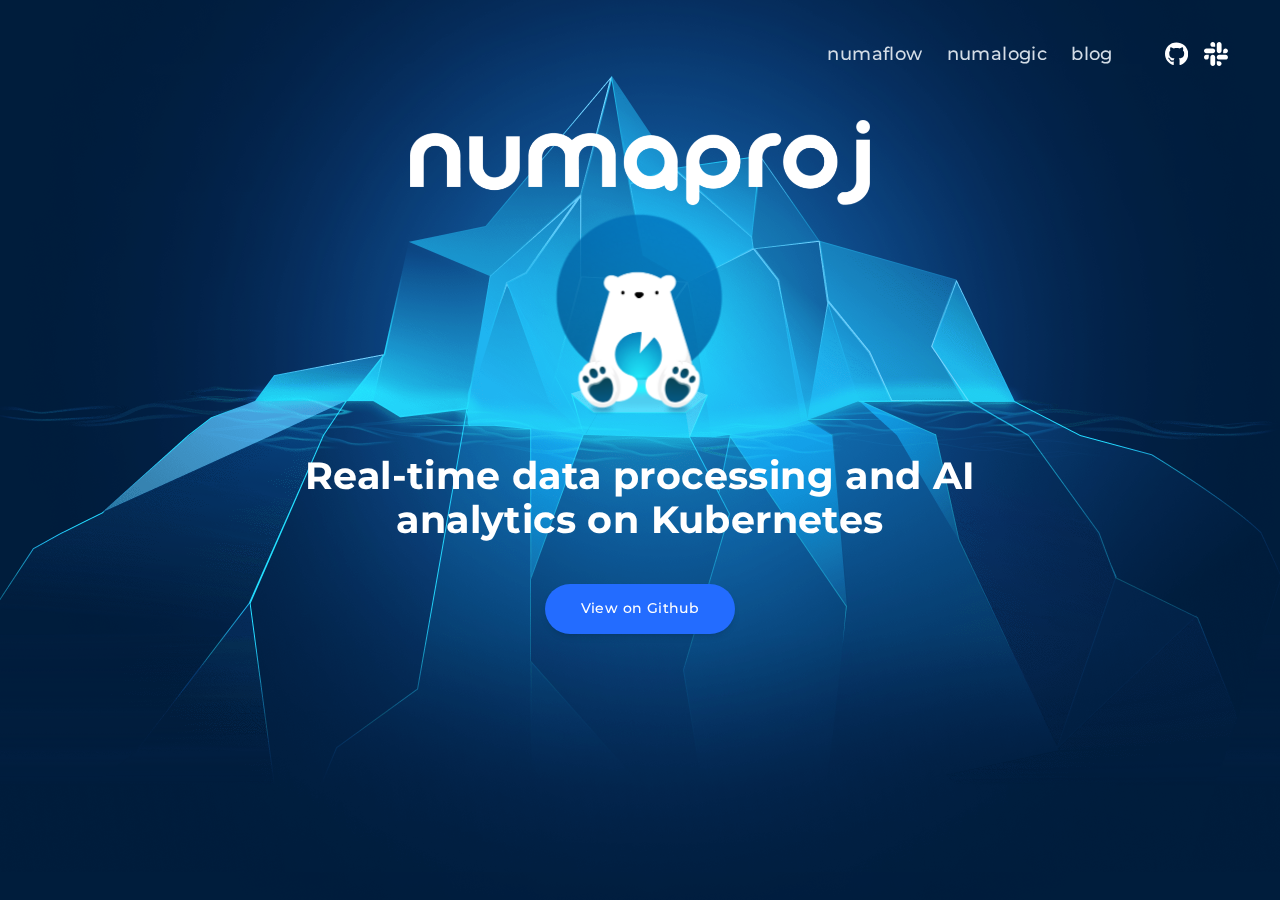
<file: index.html>
<!DOCTYPE html><html><head><meta charSet="utf-8"/><meta http-equiv="x-ua-compatible" content="ie=edge"/><meta name="viewport" content="width=device-width, initial-scale=1, shrink-to-fit=no"/><meta name="generator" content="Gatsby 4.24.1"/><style data-href="/styles.b0ba0e2a0027a7fcaace.css" data-identity="gatsby-global-css">@import url(https://fonts.googleapis.com/css2?family=Montserrat:ital,wght@0,100;0,200;0,300;0,400;0,500;0,600;0,700;0,800;0,900;1,100;1,300;1,400;1,700&display=swap);
/*
! tailwindcss v3.1.8 | MIT License | https://tailwindcss.com
*/*,:after,:before{border:0 solid;box-sizing:border-box}:after,:before{--tw-content:""}html{-webkit-text-size-adjust:100%;font-family:Graphik,sans-serif;line-height:1.5;-moz-tab-size:4;-o-tab-size:4;tab-size:4}body{line-height:inherit;margin:0}hr{border-top-width:1px;color:inherit;height:0}abbr:where([title]){-webkit-text-decoration:underline dotted;text-decoration:underline dotted}h1,h2,h3,h4,h5,h6{font-size:inherit;font-weight:inherit}a{color:inherit;text-decoration:inherit}b,strong{font-weight:bolder}code,kbd,pre,samp{font-family:ui-monospace,SFMono-Regular,Menlo,Monaco,Consolas,Liberation Mono,Courier New,monospace;font-size:1em}small{font-size:80%}sub,sup{font-size:75%;line-height:0;position:relative;vertical-align:baseline}sub{bottom:-.25em}sup{top:-.5em}table{border-collapse:collapse;border-color:inherit;text-indent:0}button,input,optgroup,select,textarea{color:inherit;font-family:inherit;font-size:100%;font-weight:inherit;line-height:inherit;margin:0;padding:0}button,select{text-transform:none}[type=button],[type=reset],[type=submit],button{-webkit-appearance:button;background-color:transparent;background-image:none}:-moz-focusring{outline:auto}:-moz-ui-invalid{box-shadow:none}progress{vertical-align:baseline}::-webkit-inner-spin-button,::-webkit-outer-spin-button{height:auto}[type=search]{-webkit-appearance:textfield;outline-offset:-2px}::-webkit-search-decoration{-webkit-appearance:none}::-webkit-file-upload-button{-webkit-appearance:button;font:inherit}summary{display:list-item}blockquote,dd,dl,figure,h1,h2,h3,h4,h5,h6,hr,p,pre{margin:0}fieldset{margin:0}fieldset,legend{padding:0}menu,ol,ul{list-style:none;margin:0;padding:0}textarea{resize:vertical}input::-moz-placeholder,textarea::-moz-placeholder{color:#9ca3af;opacity:1}input::placeholder,textarea::placeholder{color:#9ca3af;opacity:1}[role=button],button{cursor:pointer}:disabled{cursor:default}audio,canvas,embed,iframe,img,object,svg,video{display:block;vertical-align:middle}img,video{height:auto;max-width:100%}*,:after,:before{--tw-border-spacing-x:0;--tw-border-spacing-y:0;--tw-translate-x:0;--tw-translate-y:0;--tw-rotate:0;--tw-skew-x:0;--tw-skew-y:0;--tw-scale-x:1;--tw-scale-y:1;--tw-pan-x: ;--tw-pan-y: ;--tw-pinch-zoom: ;--tw-scroll-snap-strictness:proximity;--tw-ordinal: ;--tw-slashed-zero: ;--tw-numeric-figure: ;--tw-numeric-spacing: ;--tw-numeric-fraction: ;--tw-ring-inset: ;--tw-ring-offset-width:0px;--tw-ring-offset-color:#fff;--tw-ring-color:rgba(59,130,246,.5);--tw-ring-offset-shadow:0 0 #0000;--tw-ring-shadow:0 0 #0000;--tw-shadow:0 0 #0000;--tw-shadow-colored:0 0 #0000;--tw-blur: ;--tw-brightness: ;--tw-contrast: ;--tw-grayscale: ;--tw-hue-rotate: ;--tw-invert: ;--tw-saturate: ;--tw-sepia: ;--tw-drop-shadow: ;--tw-backdrop-blur: ;--tw-backdrop-brightness: ;--tw-backdrop-contrast: ;--tw-backdrop-grayscale: ;--tw-backdrop-hue-rotate: ;--tw-backdrop-invert: ;--tw-backdrop-opacity: ;--tw-backdrop-saturate: ;--tw-backdrop-sepia: }::backdrop{--tw-border-spacing-x:0;--tw-border-spacing-y:0;--tw-translate-x:0;--tw-translate-y:0;--tw-rotate:0;--tw-skew-x:0;--tw-skew-y:0;--tw-scale-x:1;--tw-scale-y:1;--tw-pan-x: ;--tw-pan-y: ;--tw-pinch-zoom: ;--tw-scroll-snap-strictness:proximity;--tw-ordinal: ;--tw-slashed-zero: ;--tw-numeric-figure: ;--tw-numeric-spacing: ;--tw-numeric-fraction: ;--tw-ring-inset: ;--tw-ring-offset-width:0px;--tw-ring-offset-color:#fff;--tw-ring-color:rgba(59,130,246,.5);--tw-ring-offset-shadow:0 0 #0000;--tw-ring-shadow:0 0 #0000;--tw-shadow:0 0 #0000;--tw-shadow-colored:0 0 #0000;--tw-blur: ;--tw-brightness: ;--tw-contrast: ;--tw-grayscale: ;--tw-hue-rotate: ;--tw-invert: ;--tw-saturate: ;--tw-sepia: ;--tw-drop-shadow: ;--tw-backdrop-blur: ;--tw-backdrop-brightness: ;--tw-backdrop-contrast: ;--tw-backdrop-grayscale: ;--tw-backdrop-hue-rotate: ;--tw-backdrop-invert: ;--tw-backdrop-opacity: ;--tw-backdrop-saturate: ;--tw-backdrop-sepia: }.sr-only{clip:rect(0,0,0,0);border-width:0;height:1px;margin:-1px;overflow:hidden;padding:0;position:absolute;white-space:nowrap;width:1px}.pointer-events-auto{pointer-events:auto}.absolute{position:absolute}.relative{position:relative}.sticky{position:sticky}.left-\[3px\]{left:3px}.top-\[10\%\]{top:10%}.top-\[0\%\]{top:0}.top-\[7\%\]{top:7%}.top-\[16\%\]{top:16%}.top-\[26\%\]{top:26%}.top-\[-27\%\]{top:-27%}.top-\[-2em\]{top:-2em}.top-\[-35\%\]{top:-35%}.left-\[-2\.5em\]{left:-2.5em}.top-\[-50\%\]{top:-50%}.left-\[0em\]{left:0}.-top-1{top:-.25rem}.left-0{left:0}.\!right-\[-1\.3em\]{right:-1.3em!important}.top-\[-1\.3em\]{top:-1.3em}.-right-full{right:-100%}.z-\[9999\]{z-index:9999}.z-\[2000\]{z-index:2000}.z-50{z-index:50}.z-\[999\]{z-index:999}.mx-auto{margin-left:auto;margin-right:auto}.mt-\[-20em\]{margin-top:-20em}.mt-\[7\.5em\]{margin-top:7.5em}.mt-\[12\.5em\]{margin-top:12.5em}.mt-\[29em\]{margin-top:29em}.mt-\[-10px\]{margin-top:-10px}.mt-\[36\.5em\]{margin-top:36.5em}.mb-\[10em\]{margin-bottom:10em}.mr-\[58em\]{margin-right:58em}.mr-\[35em\]{margin-right:35em}.mb-\[5em\]{margin-bottom:5em}.mt-\[-6em\]{margin-top:-6em}.ml-\[59em\]{margin-left:59em}.mb-\[80\%\]{margin-bottom:80%}.ml-\[0em\]{margin-left:0}.mb-\[26em\]{margin-bottom:26em}.mb-\[20em\]{margin-bottom:20em}.mt-0{margin-top:0}.mt-\[19em\]{margin-top:19em}.mt-\[4em\]{margin-top:4em}.mt-\[-140px\]{margin-top:-140px}.ml-auto{margin-left:auto}.block{display:block}.inline-block{display:inline-block}.flex{display:flex}.h-screen{height:100vh}.h-8{height:2rem}.w-\[441px\]{width:441px}.w-full{width:100%}.w-4\/6{width:66.666667%}.w-auto{width:auto}.min-w-\[1260px\]{min-width:1260px}.min-w-\[960px\]{min-width:960px}.max-w-\[70\%\]{max-width:70%}.max-w-\[224px\]{max-width:224px}.max-w-\[800px\]{max-width:800px}.max-w-\[85\%\]{max-width:85%}.max-w-\[822px\]{max-width:822px}.max-w-\[600px\]{max-width:600px}.scale-90{--tw-scale-x:.9;--tw-scale-y:.9}.scale-75,.scale-90{transform:translate(var(--tw-translate-x),var(--tw-translate-y)) rotate(var(--tw-rotate)) skewX(var(--tw-skew-x)) skewY(var(--tw-skew-y)) scaleX(var(--tw-scale-x)) scaleY(var(--tw-scale-y))}.scale-75{--tw-scale-x:.75;--tw-scale-y:.75}.transform{transform:translate(var(--tw-translate-x),var(--tw-translate-y)) rotate(var(--tw-rotate)) skewX(var(--tw-skew-x)) skewY(var(--tw-skew-y)) scaleX(var(--tw-scale-x)) scaleY(var(--tw-scale-y))}.appearance-none{-webkit-appearance:none;-moz-appearance:none;appearance:none}.items-center{align-items:center}.justify-center{justify-content:center}.space-x-2>:not([hidden])~:not([hidden]){--tw-space-x-reverse:0;margin-left:calc(.5rem*(1 - var(--tw-space-x-reverse)));margin-right:calc(.5rem*var(--tw-space-x-reverse))}.space-x-8>:not([hidden])~:not([hidden]){--tw-space-x-reverse:0;margin-left:calc(2rem*(1 - var(--tw-space-x-reverse)));margin-right:calc(2rem*var(--tw-space-x-reverse))}.overflow-y-scroll{overflow-y:scroll}.whitespace-pre-wrap{white-space:pre-wrap}.rounded-full{border-radius:9999px}.border-b{border-bottom-width:1px}.border-gray-light{--tw-border-opacity:1;border-color:rgb(211 220 230/var(--tw-border-opacity))}.border-opacity-30{--tw-border-opacity:0.3}.bg-blue{--tw-bg-opacity:1;background-color:rgb(35 108 255/var(--tw-bg-opacity))}.bg-gray-dark{--tw-bg-opacity:1;background-color:rgb(22 31 42/var(--tw-bg-opacity))}.p-5{padding:1.25rem}.p-4{padding:1rem}.px-9{padding-left:2.25rem;padding-right:2.25rem}.py-4{padding-bottom:1rem;padding-top:1rem}.py-12{padding-bottom:3rem;padding-top:3rem}.py-3{padding-bottom:.75rem;padding-top:.75rem}.px-2{padding-left:.5rem;padding-right:.5rem}.px-5{padding-left:1.25rem;padding-right:1.25rem}.py-8{padding-bottom:2rem;padding-top:2rem}.pt-\[6em\]{padding-top:6em}.pt-\[10em\]{padding-top:10em}.pr-\[17em\]{padding-right:17em}.pl-\[1em\]{padding-left:1em}.pl-\[13em\]{padding-left:13em}.pt-\[0em\]{padding-top:0}.pl-\[29em\]{padding-left:29em}.pl-\[38em\]{padding-left:38em}.pt-14{padding-top:3.5rem}.text-center{text-align:center}.text-\[26px\]{font-size:26px}.text-\[30px\]{font-size:30px}.text-\[20px\]{font-size:20px}.text-sm{font-size:.875rem;line-height:1.25rem}.text-\[12px\]{font-size:12px}.text-lg{font-size:1.125rem;line-height:1.75rem}.font-bold{font-weight:700}.font-semibold{font-weight:600}.font-normal{font-weight:400}.font-medium{font-weight:500}.leading-tight{line-height:1.25}.text-gray-light{--tw-text-opacity:1;color:rgb(211 220 230/var(--tw-text-opacity))}.opacity-100{opacity:1}.opacity-90{opacity:.9}.opacity-80{opacity:.8}.bg-blend-darken{background-blend-mode:darken}.shadow-md{--tw-shadow:0 4px 6px -1px rgba(0,0,0,.1),0 2px 4px -2px rgba(0,0,0,.1);--tw-shadow-colored:0 4px 6px -1px var(--tw-shadow-color),0 2px 4px -2px var(--tw-shadow-color)}.shadow-2xl,.shadow-md{box-shadow:var(--tw-ring-offset-shadow,0 0 #0000),var(--tw-ring-shadow,0 0 #0000),var(--tw-shadow)}.shadow-2xl{--tw-shadow:0 25px 50px -12px rgba(0,0,0,.25);--tw-shadow-colored:0 25px 50px -12px var(--tw-shadow-color)}.transition{transition-property:color,background-color,border-color,text-decoration-color,fill,stroke,opacity,box-shadow,transform,filter,-webkit-backdrop-filter;transition-property:color,background-color,border-color,text-decoration-color,fill,stroke,opacity,box-shadow,transform,filter,backdrop-filter;transition-property:color,background-color,border-color,text-decoration-color,fill,stroke,opacity,box-shadow,transform,filter,backdrop-filter,-webkit-backdrop-filter;transition-timing-function:cubic-bezier(.4,0,.2,1)}.duration-150,.transition{transition-duration:.15s}.duration-300{transition-duration:.3s}.ease-in-out{transition-timing-function:cubic-bezier(.4,0,.2,1)}.hover\:bg-blue\/50:hover{background-color:rgba(35,108,255,.5)}.focus\:shadow-lg:focus,.hover\:shadow-lg:hover{--tw-shadow:0 10px 15px -3px rgba(0,0,0,.1),0 4px 6px -4px rgba(0,0,0,.1);--tw-shadow-colored:0 10px 15px -3px var(--tw-shadow-color),0 4px 6px -4px var(--tw-shadow-color);box-shadow:var(--tw-ring-offset-shadow,0 0 #0000),var(--tw-ring-shadow,0 0 #0000),var(--tw-shadow)}.focus\:outline-none:focus{outline:2px solid transparent;outline-offset:2px}.focus\:ring-0:focus{--tw-ring-offset-shadow:var(--tw-ring-inset) 0 0 0 var(--tw-ring-offset-width) var(--tw-ring-offset-color);--tw-ring-shadow:var(--tw-ring-inset) 0 0 0 calc(var(--tw-ring-offset-width)) var(--tw-ring-color);box-shadow:var(--tw-ring-offset-shadow),var(--tw-ring-shadow),var(--tw-shadow,0 0 #0000)}.active\:shadow-lg:active{--tw-shadow:0 10px 15px -3px rgba(0,0,0,.1),0 4px 6px -4px rgba(0,0,0,.1);--tw-shadow-colored:0 10px 15px -3px var(--tw-shadow-color),0 4px 6px -4px var(--tw-shadow-color);box-shadow:var(--tw-ring-offset-shadow,0 0 #0000),var(--tw-ring-shadow,0 0 #0000),var(--tw-shadow)}@media (min-width:768px){.md\:left-\[0em\]{left:0}.md\:top-\[12\%\]{top:12%}.md\:top-\[20\%\]{top:20%}.md\:top-\[-24\%\]{top:-24%}.md\:top-\[0\%\]{top:0}.md\:mb-\[28\%\]{margin-bottom:28%}.md\:mb-\[35em\]{margin-bottom:35em}.md\:mt-\[1em\]{margin-top:1em}.md\:w-\[691px\]{width:691px}.md\:w-\[707px\]{width:707px}.md\:max-w-\[460px\]{max-width:460px}.md\:max-w-\[100\%\]{max-width:100%}.md\:scale-100{--tw-scale-x:1;--tw-scale-y:1;transform:translate(var(--tw-translate-x),var(--tw-translate-y)) rotate(var(--tw-rotate)) skewX(var(--tw-skew-x)) skewY(var(--tw-skew-y)) scaleX(var(--tw-scale-x)) scaleY(var(--tw-scale-y))}.md\:text-\[32px\]{font-size:32px}}@media (min-width:976px){.lg\:relative{position:relative}.lg\:top-0{top:0}.lg\:right-auto{right:auto}.lg\:top-auto{top:auto}.lg\:mt-\[36\.5em\]{margin-top:36.5em}.lg\:ml-auto{margin-left:auto}.lg\:flex{display:flex}.lg\:hidden{display:none}.lg\:h-auto{height:auto}.lg\:h-6{height:1.5rem}.lg\:w-auto{width:auto}.lg\:items-center{align-items:center}.lg\:space-x-8>:not([hidden])~:not([hidden]){--tw-space-x-reverse:0;margin-left:calc(2rem*(1 - var(--tw-space-x-reverse)));margin-right:calc(2rem*var(--tw-space-x-reverse))}.lg\:space-x-6>:not([hidden])~:not([hidden]){--tw-space-x-reverse:0;margin-left:calc(1.5rem*(1 - var(--tw-space-x-reverse)));margin-right:calc(1.5rem*var(--tw-space-x-reverse))}.lg\:space-y-0>:not([hidden])~:not([hidden]){--tw-space-y-reverse:0;margin-bottom:calc(0px*var(--tw-space-y-reverse));margin-top:calc(0px*(1 - var(--tw-space-y-reverse)))}.lg\:space-x-4>:not([hidden])~:not([hidden]){--tw-space-x-reverse:0;margin-left:calc(1rem*(1 - var(--tw-space-x-reverse)));margin-right:calc(1rem*var(--tw-space-x-reverse))}.lg\:overflow-y-visible{overflow-y:visible}.lg\:border-none{border-style:none}.lg\:bg-opacity-0{--tw-bg-opacity:0}.lg\:bg-none{background-image:none}.lg\:px-8{padding-left:2rem;padding-right:2rem}.lg\:py-5{padding-bottom:1.25rem;padding-top:1.25rem}.lg\:py-0{padding-bottom:0}.lg\:pt-0,.lg\:py-0{padding-top:0}.lg\:text-\[38px\]{font-size:38px}.lg\:text-lg{font-size:1.125rem;line-height:1.75rem}.lg\:text-gray-light{--tw-text-opacity:1;color:rgb(211 220 230/var(--tw-text-opacity))}.lg\:shadow-none{--tw-shadow:0 0 #0000;--tw-shadow-colored:0 0 #0000;box-shadow:var(--tw-ring-offset-shadow,0 0 #0000),var(--tw-ring-shadow,0 0 #0000),var(--tw-shadow)}}body{background-color:#001d3c;color:#fff;font-family:Montserrat,Arial,Helvetica,sans-serif;letter-spacing:.4px}.burger-dark.burger .burger-lines,.burger-dark.burger .burger-lines:after,.burger-dark.burger .burger-lines:before,.burger.open.burger .burger-lines,.burger.open.burger .burger-lines:after,.burger.open.burger .burger-lines:before{background-color:#ececec}.burger{-webkit-tap-highlight-color:transparent;cursor:pointer;font-size:12px;height:3em;position:relative;transition:all .2s;width:3em}.burger:after{content:"";display:block;height:150%;left:-25%;position:absolute;top:-25%;width:150%}.burger .burger-lines{margin-top:-.125em;top:50%}.burger .burger-lines,.burger .burger-lines:after,.burger .burger-lines:before{background-color:#fff;border-radius:.25em;content:"";display:block;height:.25em;pointer-events:none;position:absolute;transform:rotate(0);width:100%}.burger .burger-lines:after{left:0;top:-1em}.burger .burger-lines:before{left:1em;top:1em}.burger.burger-squeeze .burger-lines,.burger.burger-squeeze .burger-lines:after,.burger.burger-squeeze .burger-lines:before{transition:top .2s .2s,left .1s,transform .2s,background-color .4s .2s}.burger.burger-squeeze .burger-lines:after,.burger.burger-squeeze .burger-lines:before{width:2em}.burger.burger-squeeze.open .burger-lines,.burger.burger-squeeze.open .burger-lines:after,.burger.burger-squeeze.open .burger-lines:before{transition:background-color .2s,top .2s,left .2s,transform .2s .15s}.burger.burger-squeeze.open .burger-lines{background-color:transparent}.burger.burger-squeeze.open .burger-lines:after,.burger.burger-squeeze.open .burger-lines:before{left:.5em;top:0}.burger.burger-squeeze.open .burger-lines:before{transform:rotate(-45deg)}.burger.burger-squeeze.open .burger-lines:after{transform:rotate(45deg)}</style><title data-gatsby-head="true">Numaproj - Real-time data processing and AI analytics on Kubernetes</title><style>.gatsby-image-wrapper{position:relative;overflow:hidden}.gatsby-image-wrapper picture.object-fit-polyfill{position:static!important}.gatsby-image-wrapper img{bottom:0;height:100%;left:0;margin:0;max-width:none;padding:0;position:absolute;right:0;top:0;width:100%;object-fit:cover}.gatsby-image-wrapper [data-main-image]{opacity:0;transform:translateZ(0);transition:opacity .25s linear;will-change:opacity}.gatsby-image-wrapper-constrained{display:inline-block;vertical-align:top}</style><noscript><style>.gatsby-image-wrapper noscript [data-main-image]{opacity:1!important}.gatsby-image-wrapper [data-placeholder-image]{opacity:0!important}</style></noscript><script type="module">const e="undefined"!=typeof HTMLImageElement&&"loading"in HTMLImageElement.prototype;e&&document.body.addEventListener("load",(function(e){const t=e.target;if(void 0===t.dataset.mainImage)return;if(void 0===t.dataset.gatsbyImageSsr)return;let a=null,n=t;for(;null===a&&n;)void 0!==n.parentNode.dataset.gatsbyImageWrapper&&(a=n.parentNode),n=n.parentNode;const o=a.querySelector("[data-placeholder-image]"),r=new Image;r.src=t.currentSrc,r.decode().catch((()=>{})).then((()=>{t.style.opacity=1,o&&(o.style.opacity=0,o.style.transition="opacity 500ms linear")}))}),!0);</script><link rel="preconnect" href="https://www.googletagmanager.com"/><link rel="dns-prefetch" href="https://www.googletagmanager.com"/><script async="" src="https://www.googletagmanager.com/gtag/js?id=G-WZ3KNSGS9F"></script><script>
      window.excludeGtagPaths=[/^(?:\/preview\/(?:(?!(?:\/|^)\.).)*?)$/,/^(?:\/do\-not\-track\/me\/too\/)$/];
      
      if(!(navigator.doNotTrack == "1" || window.doNotTrack == "1")) {
        window.dataLayer = window.dataLayer || [];
        function gtag(){window.dataLayer && window.dataLayer.push(arguments);}
        gtag('js', new Date());

        gtag('config', 'G-WZ3KNSGS9F', {"send_page_view":false});
      }
      </script></head><body><div id="___gatsby"><div style="outline:none" tabindex="-1" id="gatsby-focus-wrapper"><div class=""><div style="position:absolute;width:100%;height:100%;overflow-y:scroll;overflow-x:hidden;-webkit-overflow-scrolling:touch;-webkit-transform:translate(0px,0px);-ms-transform:translate(0px,0px);transform:translate3d(0px,0px,0px);top:0;left:0"></div></div></div><div id="gatsby-announcer" style="position:absolute;top:0;width:1px;height:1px;padding:0;overflow:hidden;clip:rect(0, 0, 0, 0);white-space:nowrap;border:0" aria-live="assertive" aria-atomic="true"></div></div><script id="gatsby-script-loader">/*<![CDATA[*/window.pagePath="/";window.___webpackCompilationHash="b207fa5336ad40f254da";/*]]>*/</script><script id="gatsby-chunk-mapping">/*<![CDATA[*/window.___chunkMapping={"polyfill":["/polyfill-e6b1b1251fac445841db.js"],"app":["/app-f40074c20eada25b49c3.js"],"component---src-pages-404-tsx":["/component---src-pages-404-tsx-447c84c02c3ce5c8ed0e.js"],"component---src-pages-index-tsx":["/component---src-pages-index-tsx-b539dda95281d7959906.js"]};/*]]>*/</script><script src="/polyfill-e6b1b1251fac445841db.js" nomodule=""></script><script src="/app-f40074c20eada25b49c3.js" async=""></script><script src="/framework-c7249cbf9f5bb83cd10a.js" async=""></script><script src="/webpack-runtime-c7f04ad770e6c5739cc9.js" async=""></script></body></html>
</file>
